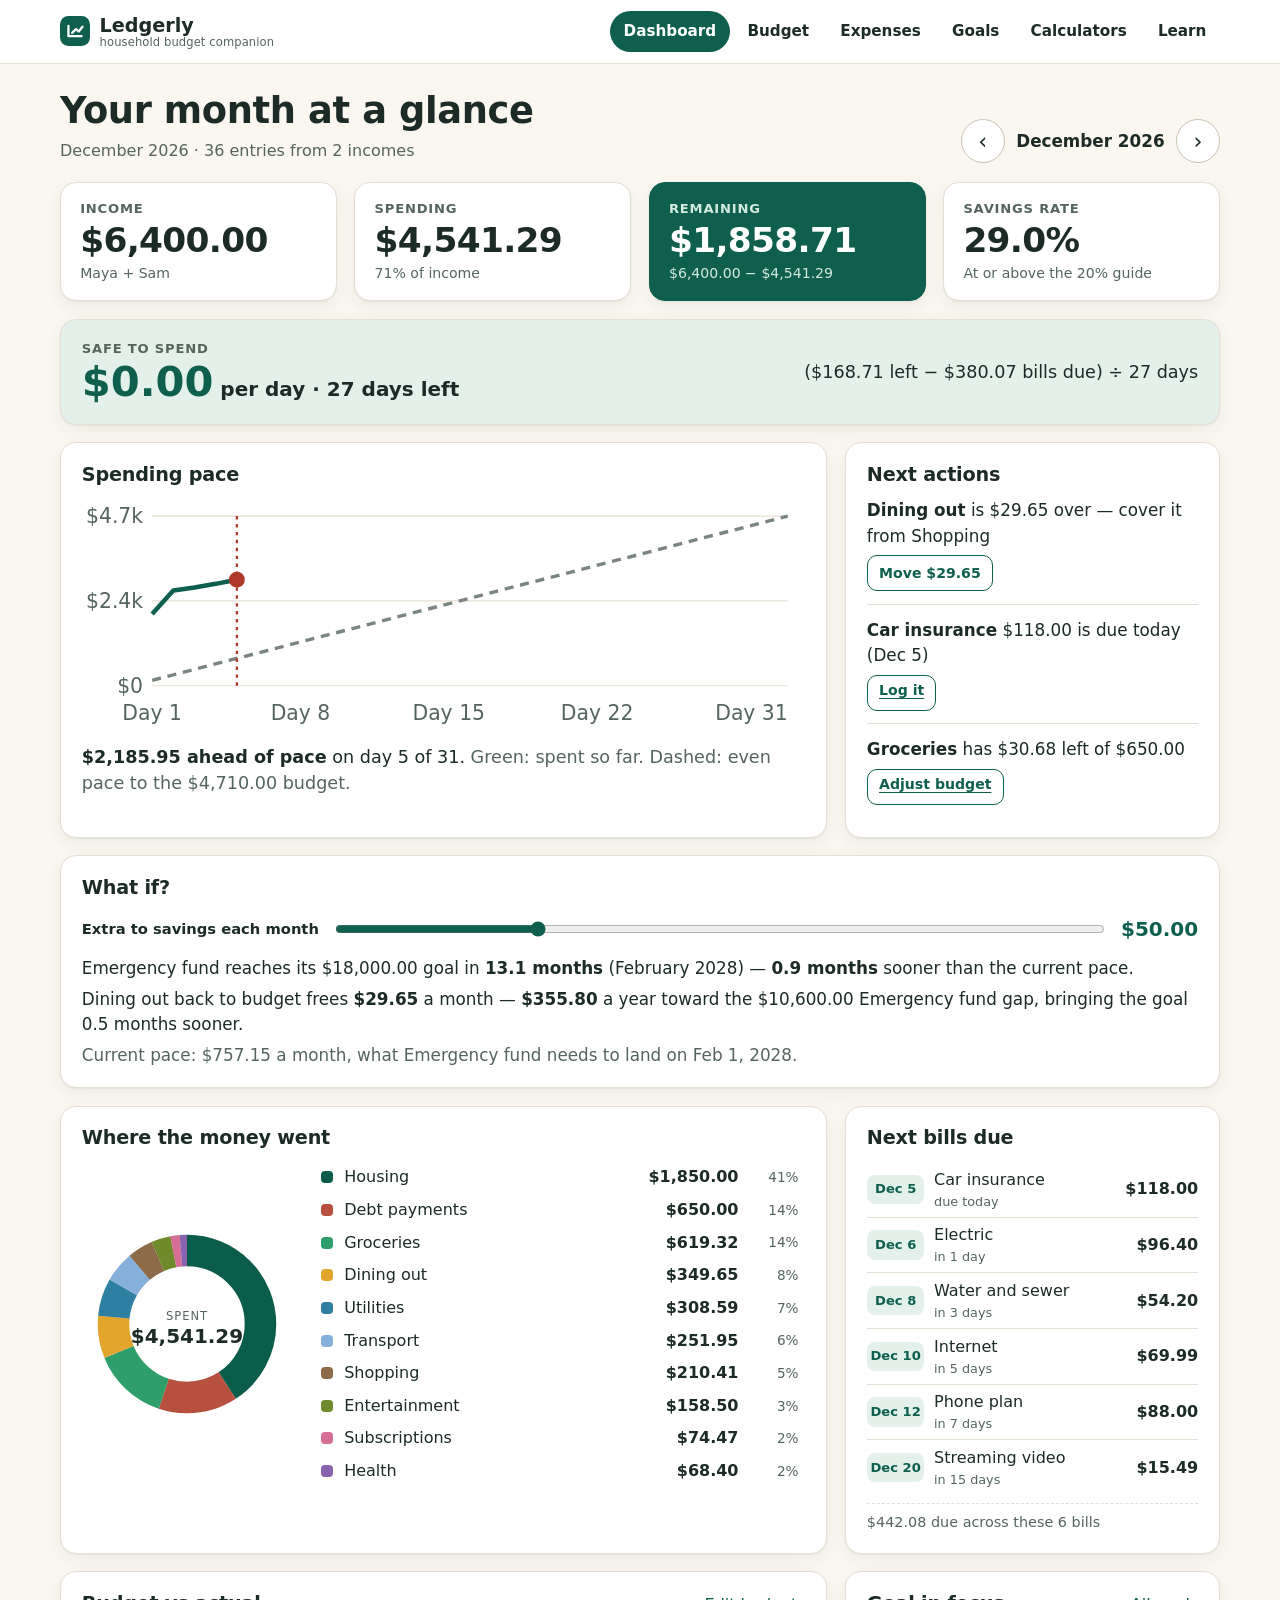
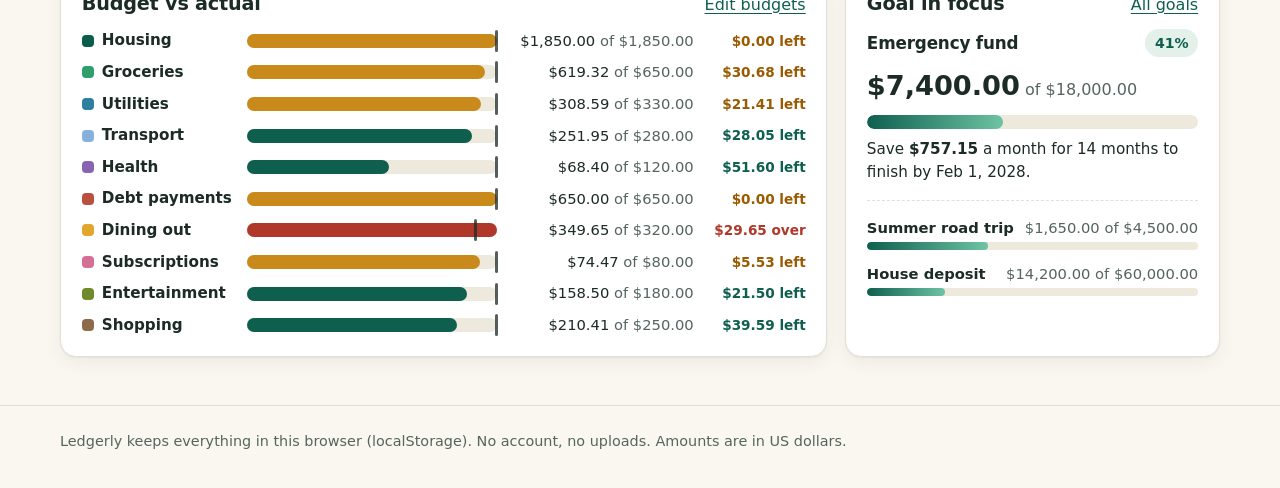
<file: app/index.html>
<!doctype html>
<html lang="en">
<head>
<meta charset="utf-8">
<meta name="viewport" content="width=device-width, initial-scale=1">
<title>Dashboard · Ledgerly</title>
<meta name="description" content="Your month at a glance: income, spending, what is left, bills coming up and savings progress.">
<meta name="theme-color" content="#0f5f4f">
<link rel="icon" href="data:,">
<link rel="stylesheet" href="style.css">
</head>
<body data-page="dashboard">
<a class="skip" href="#main">Skip to content</a>
<div id="chrome-top"></div>
<main id="main" class="wrap" tabindex="-1"><p class="muted">Loading…</p></main>
<div id="chrome-bottom"></div>
<script type="module" src="main.js"></script>
</body>
</html>
</file>
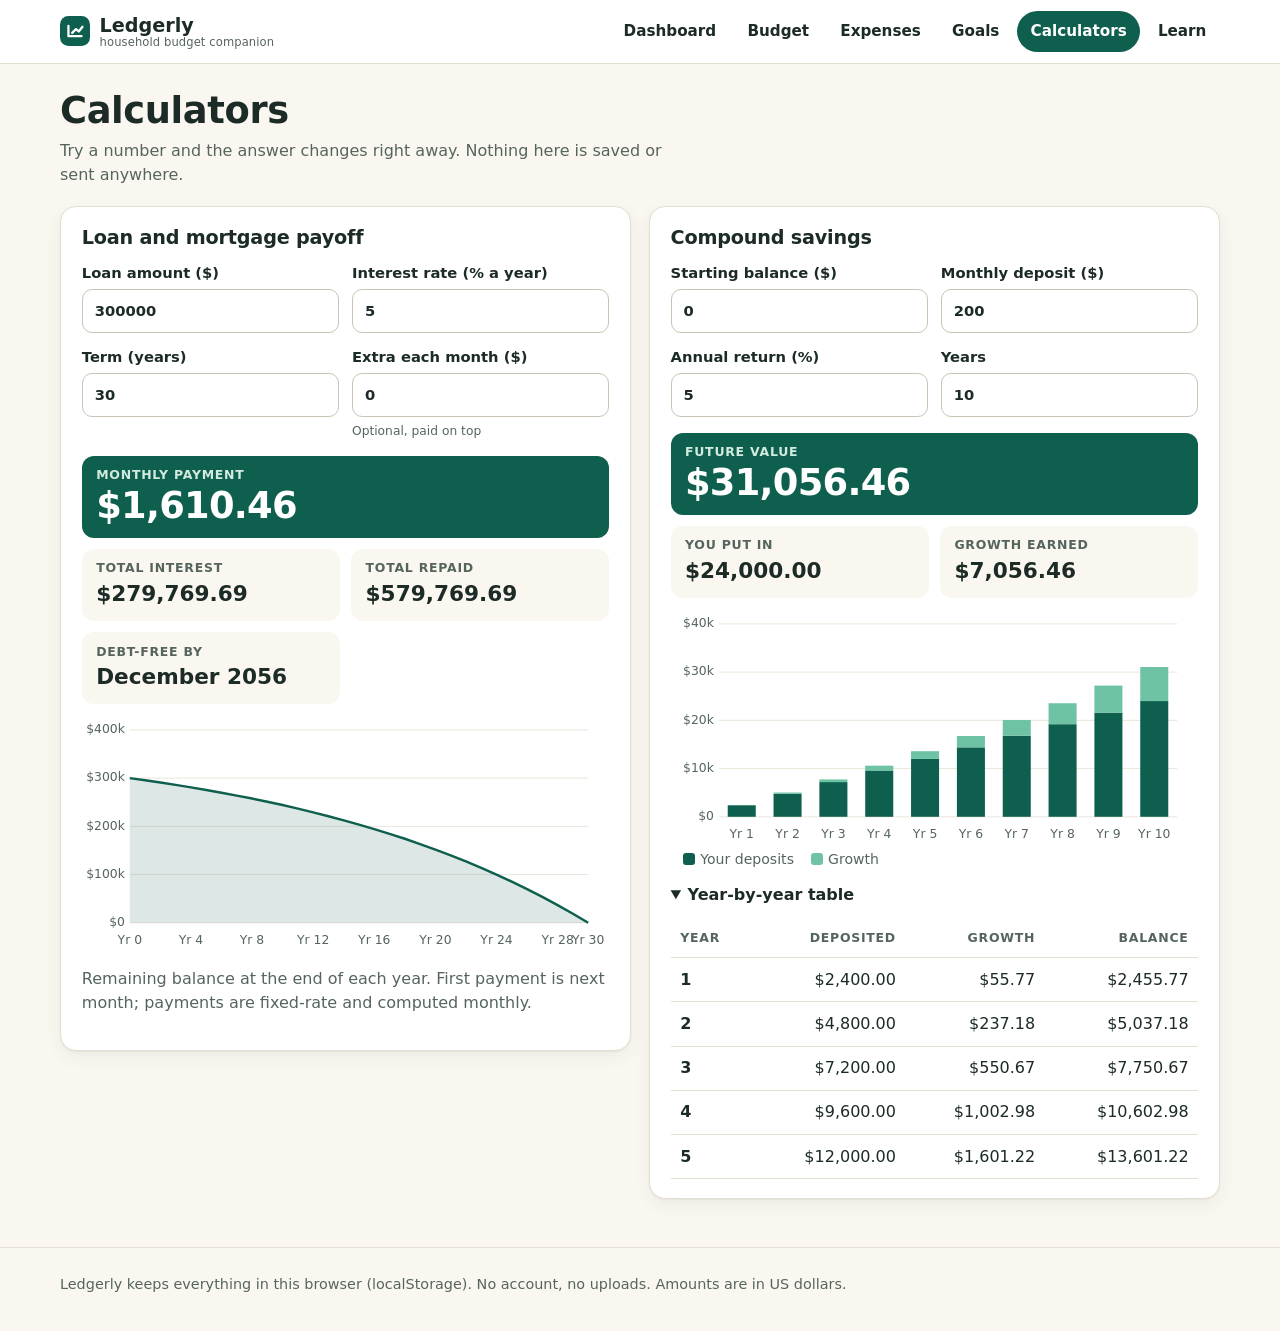
<file: app/calculators.html>
<!doctype html>
<html lang="en">
<head>
<meta charset="utf-8">
<meta name="viewport" content="width=device-width, initial-scale=1">
<title>Calculators · Ledgerly</title>
<meta name="description" content="Loan and mortgage payoff and compound savings calculators that update as you type.">
<meta name="theme-color" content="#0f5f4f">
<link rel="icon" href="data:,">
<link rel="stylesheet" href="style.css">
</head>
<body data-page="calculators">
<a class="skip" href="#main">Skip to content</a>
<div id="chrome-top"></div>
<main id="main" class="wrap" tabindex="-1"><p class="muted">Loading…</p></main>
<div id="chrome-bottom"></div>
<script type="module" src="main.js"></script>
</body>
</html>
</file>
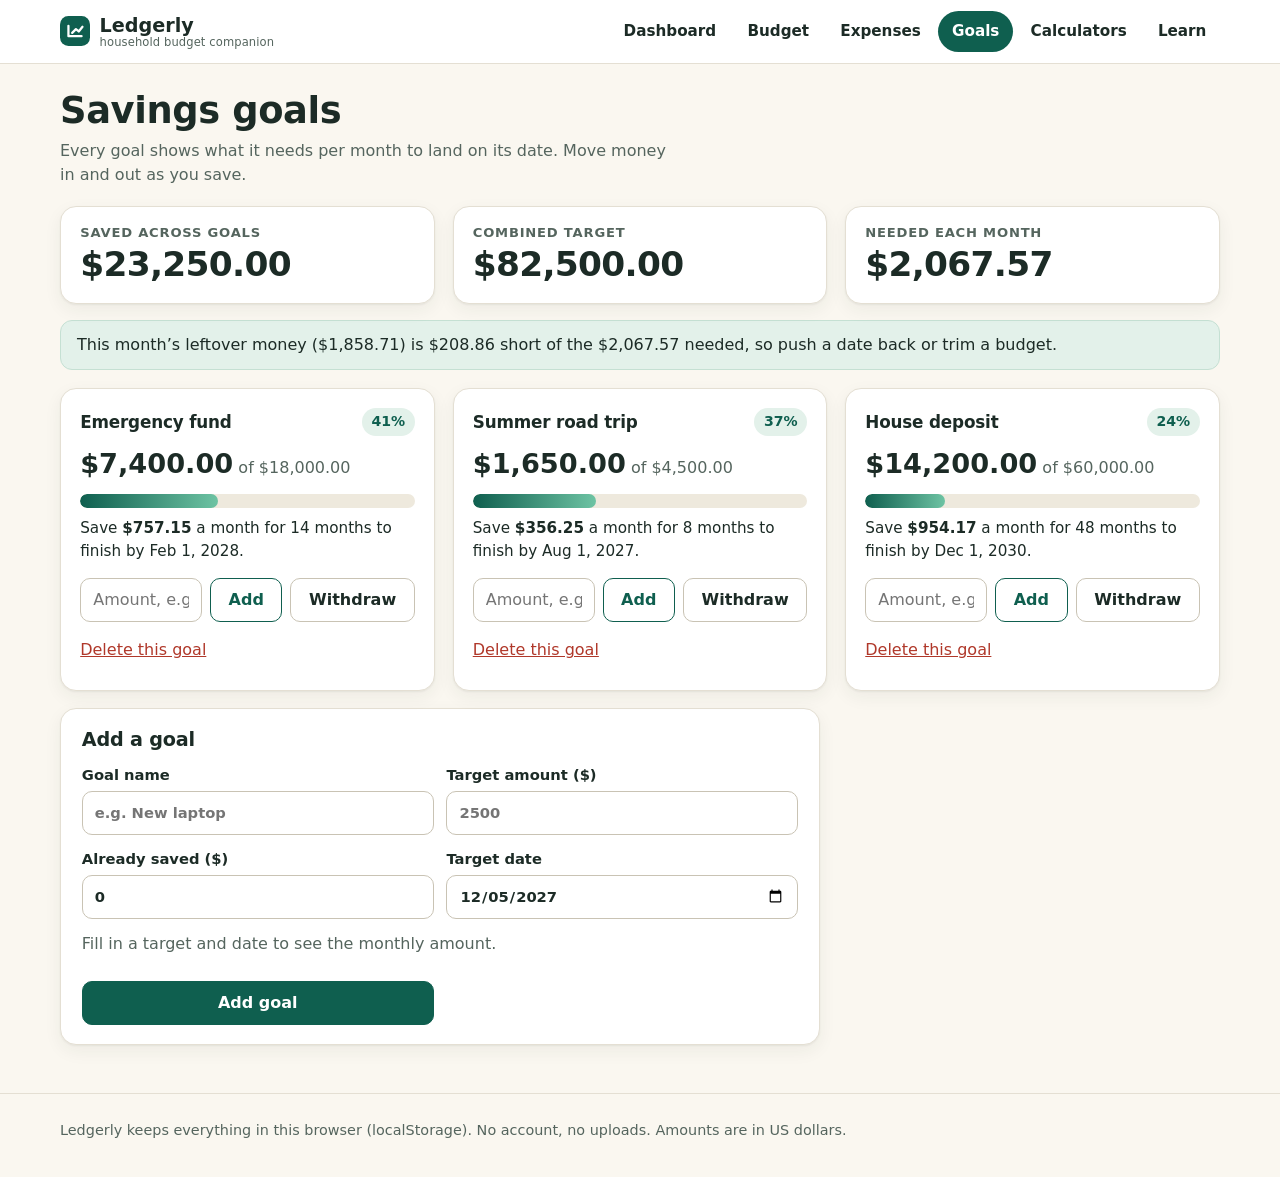
<file: app/goals.html>
<!doctype html>
<html lang="en">
<head>
<meta charset="utf-8">
<meta name="viewport" content="width=device-width, initial-scale=1">
<title>Savings goals · Ledgerly</title>
<meta name="description" content="Track emergency fund, vacation and deposit goals with the monthly amount each one needs.">
<meta name="theme-color" content="#0f5f4f">
<link rel="icon" href="data:,">
<link rel="stylesheet" href="style.css">
</head>
<body data-page="goals">
<a class="skip" href="#main">Skip to content</a>
<div id="chrome-top"></div>
<main id="main" class="wrap" tabindex="-1"><p class="muted">Loading…</p></main>
<div id="chrome-bottom"></div>
<script type="module" src="main.js"></script>
</body>
</html>
</file>
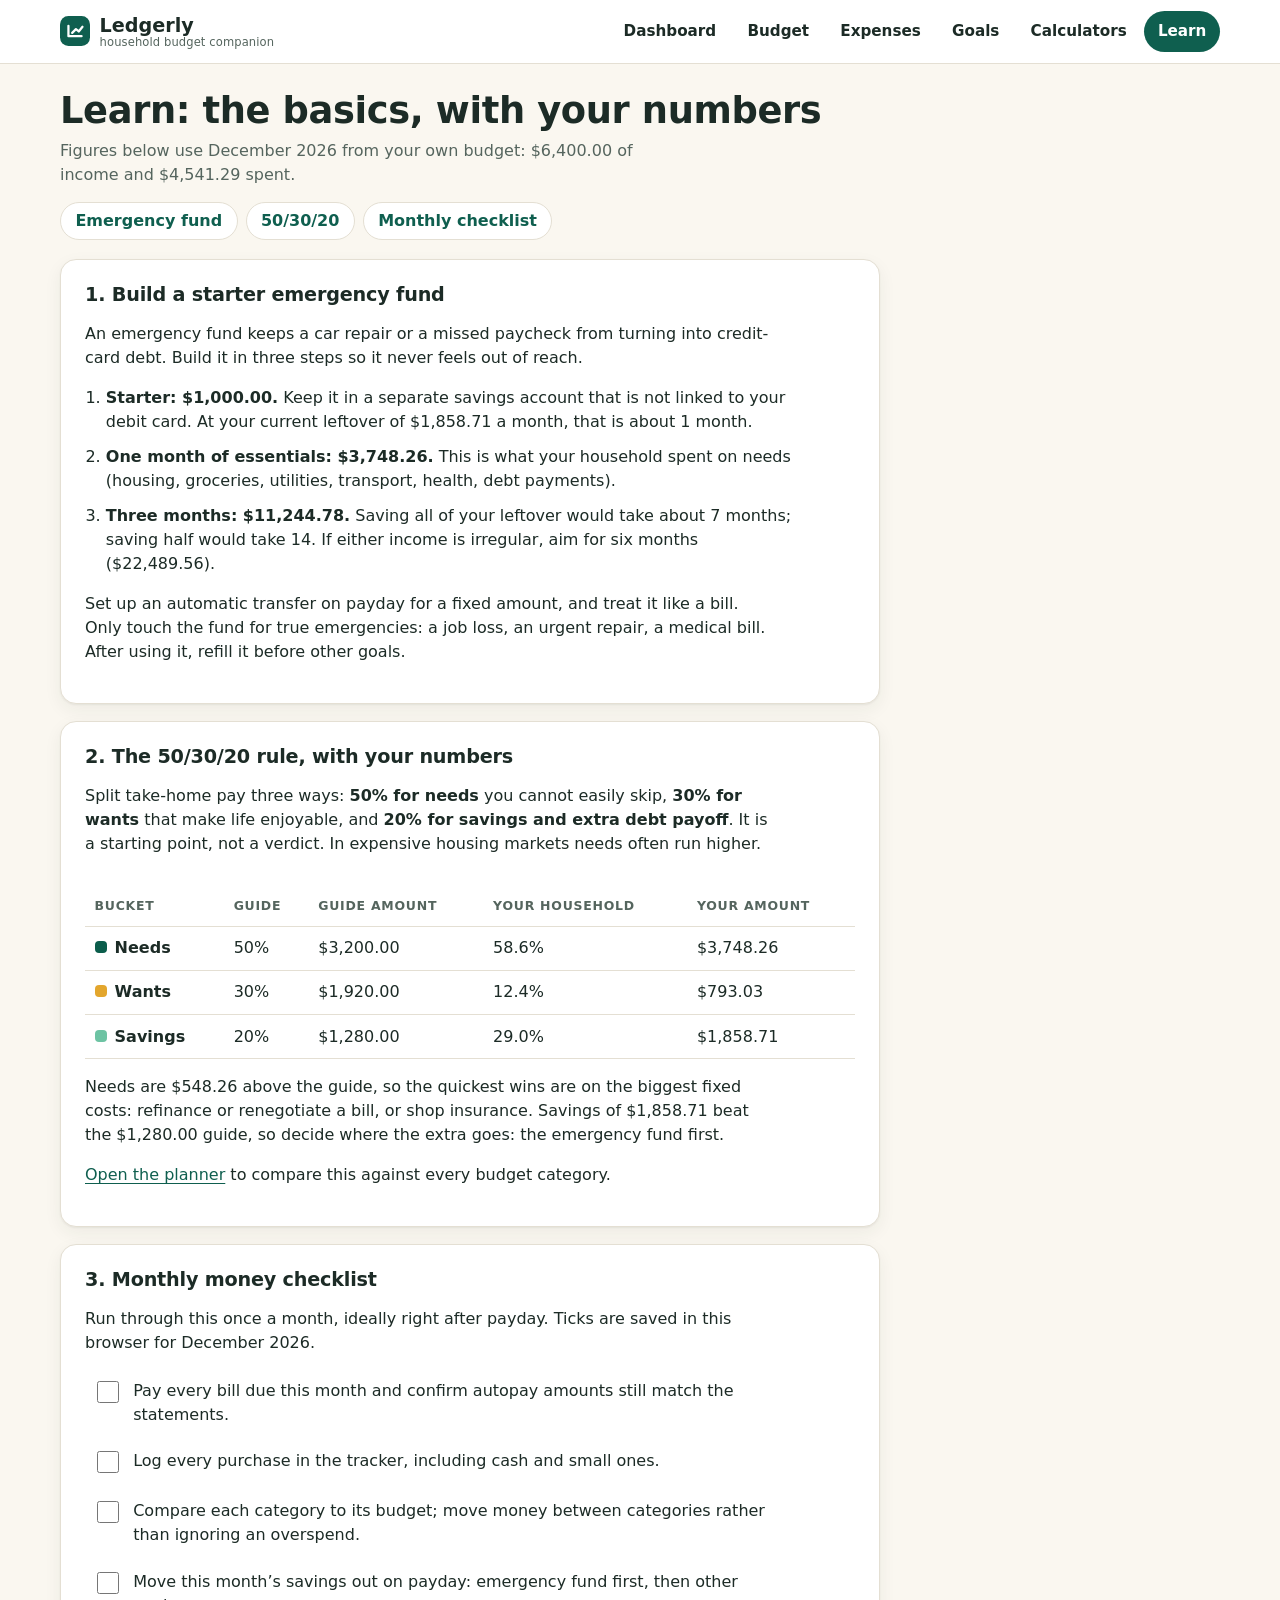
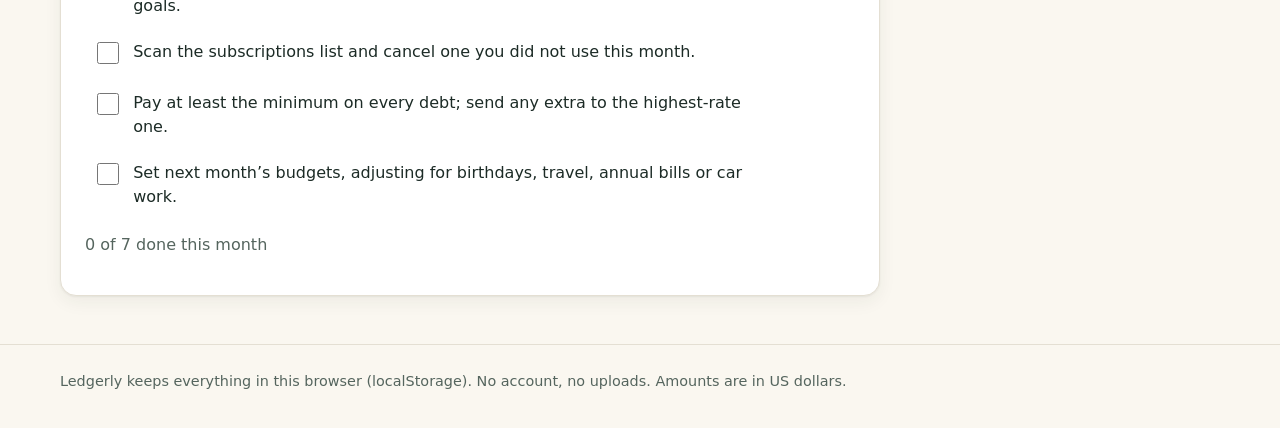
<file: app/learn.html>
<!doctype html>
<html lang="en">
<head>
<meta charset="utf-8">
<meta name="viewport" content="width=device-width, initial-scale=1">
<title>Learn · Ledgerly</title>
<meta name="description" content="Build a starter emergency fund, understand 50/30/20 with your own numbers, and run a monthly money checklist.">
<meta name="theme-color" content="#0f5f4f">
<link rel="icon" href="data:,">
<link rel="stylesheet" href="style.css">
</head>
<body data-page="learn">
<a class="skip" href="#main">Skip to content</a>
<div id="chrome-top"></div>
<main id="main" class="wrap" tabindex="-1"><p class="muted">Loading…</p></main>
<div id="chrome-bottom"></div>
<script type="module" src="main.js"></script>
</body>
</html>
</file>
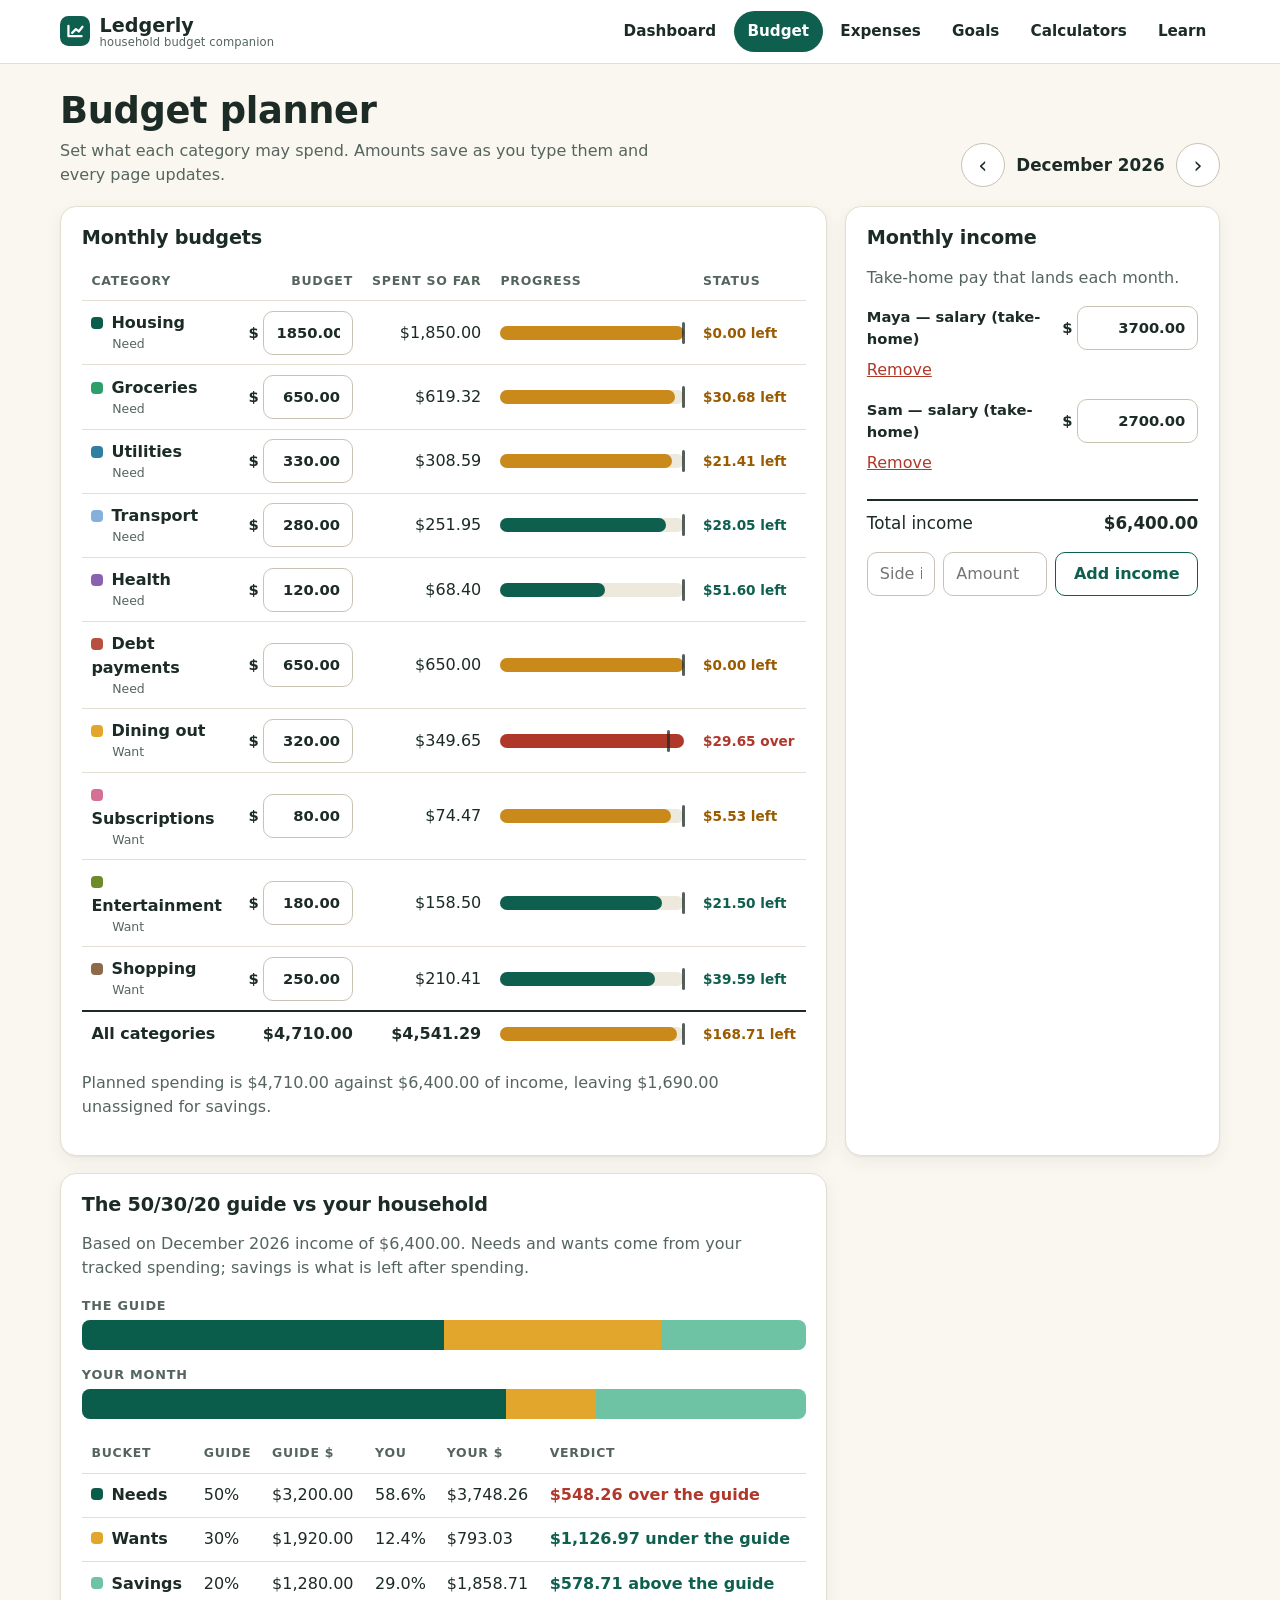
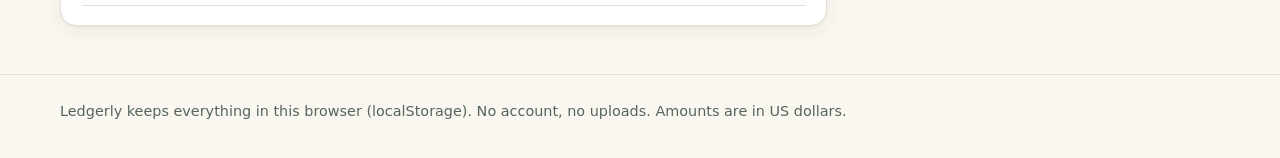
<file: app/planner.html>
<!doctype html>
<html lang="en">
<head>
<meta charset="utf-8">
<meta name="viewport" content="width=device-width, initial-scale=1">
<title>Budget planner · Ledgerly</title>
<meta name="description" content="Set monthly budgets per category and compare your split with the 50/30/20 guide.">
<meta name="theme-color" content="#0f5f4f">
<link rel="icon" href="data:,">
<link rel="stylesheet" href="style.css">
</head>
<body data-page="planner">
<a class="skip" href="#main">Skip to content</a>
<div id="chrome-top"></div>
<main id="main" class="wrap" tabindex="-1"><p class="muted">Loading…</p></main>
<div id="chrome-bottom"></div>
<script type="module" src="main.js"></script>
</body>
</html>
</file>
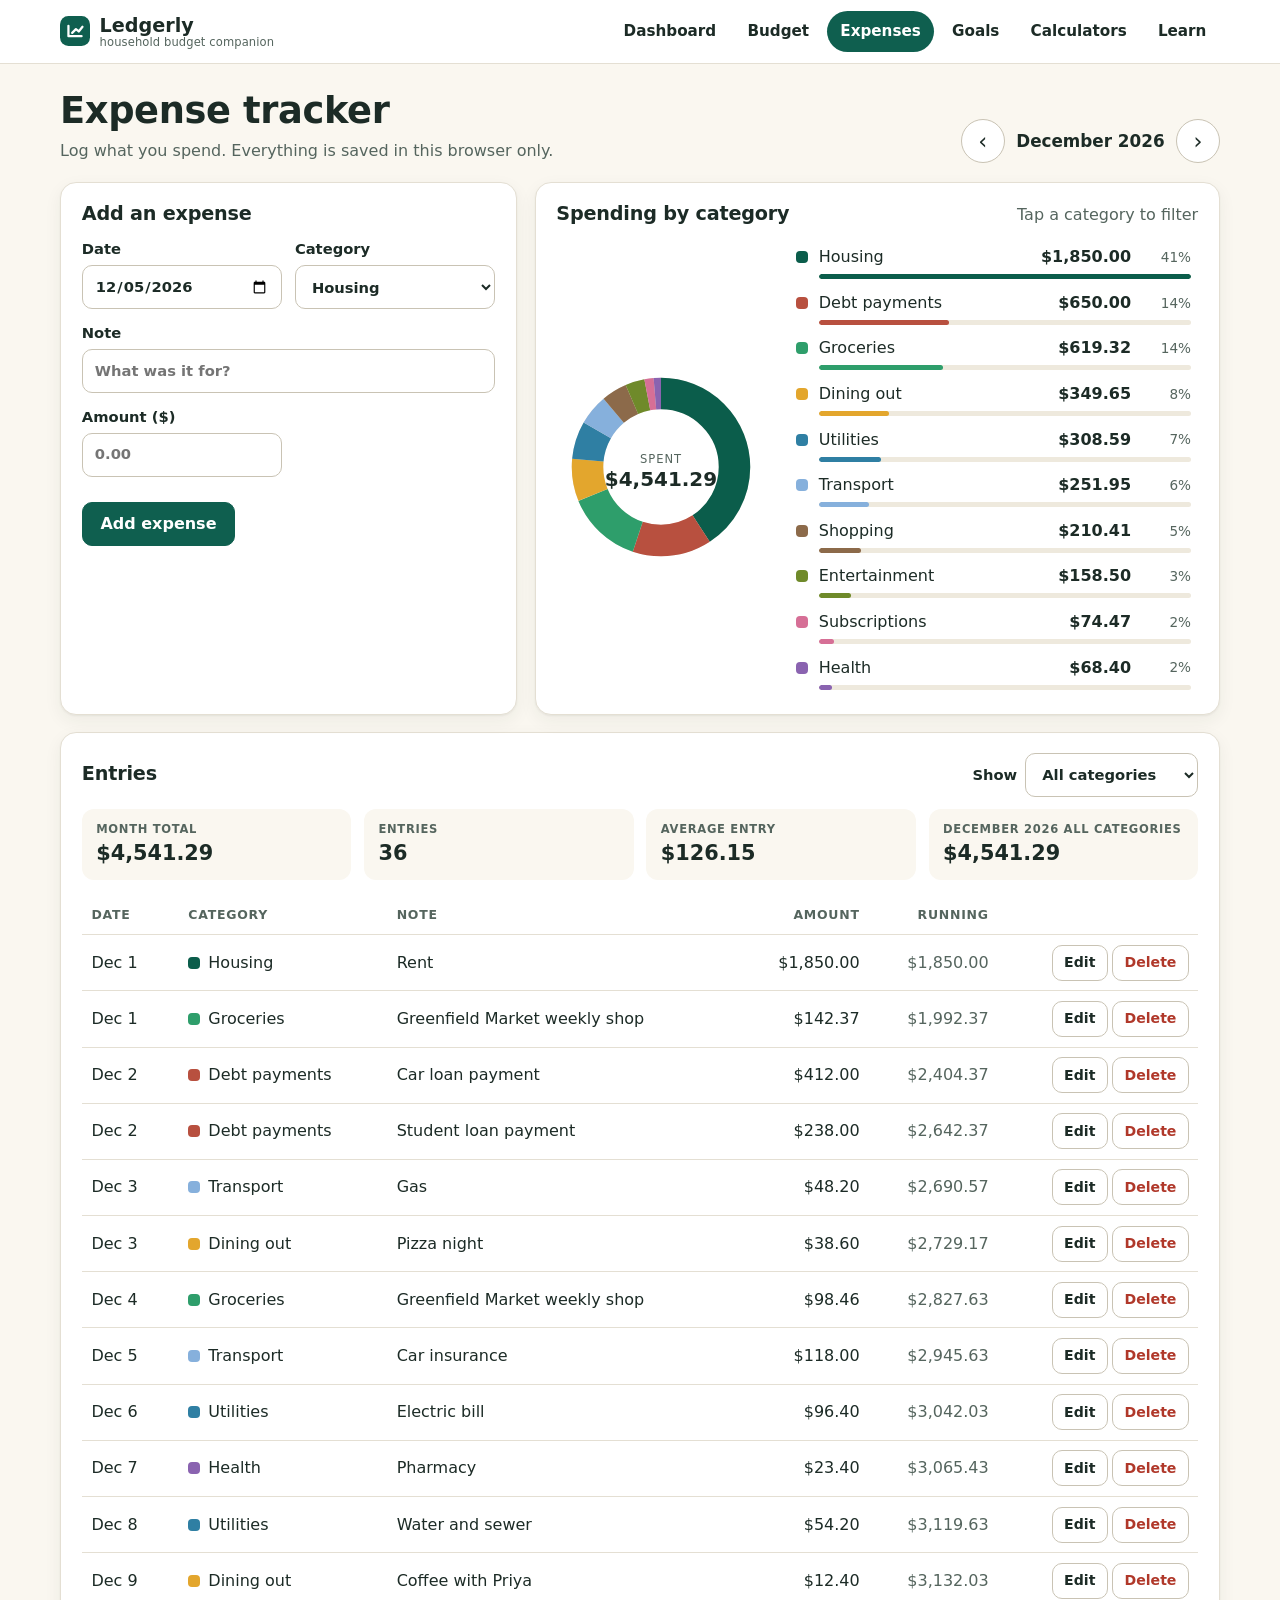
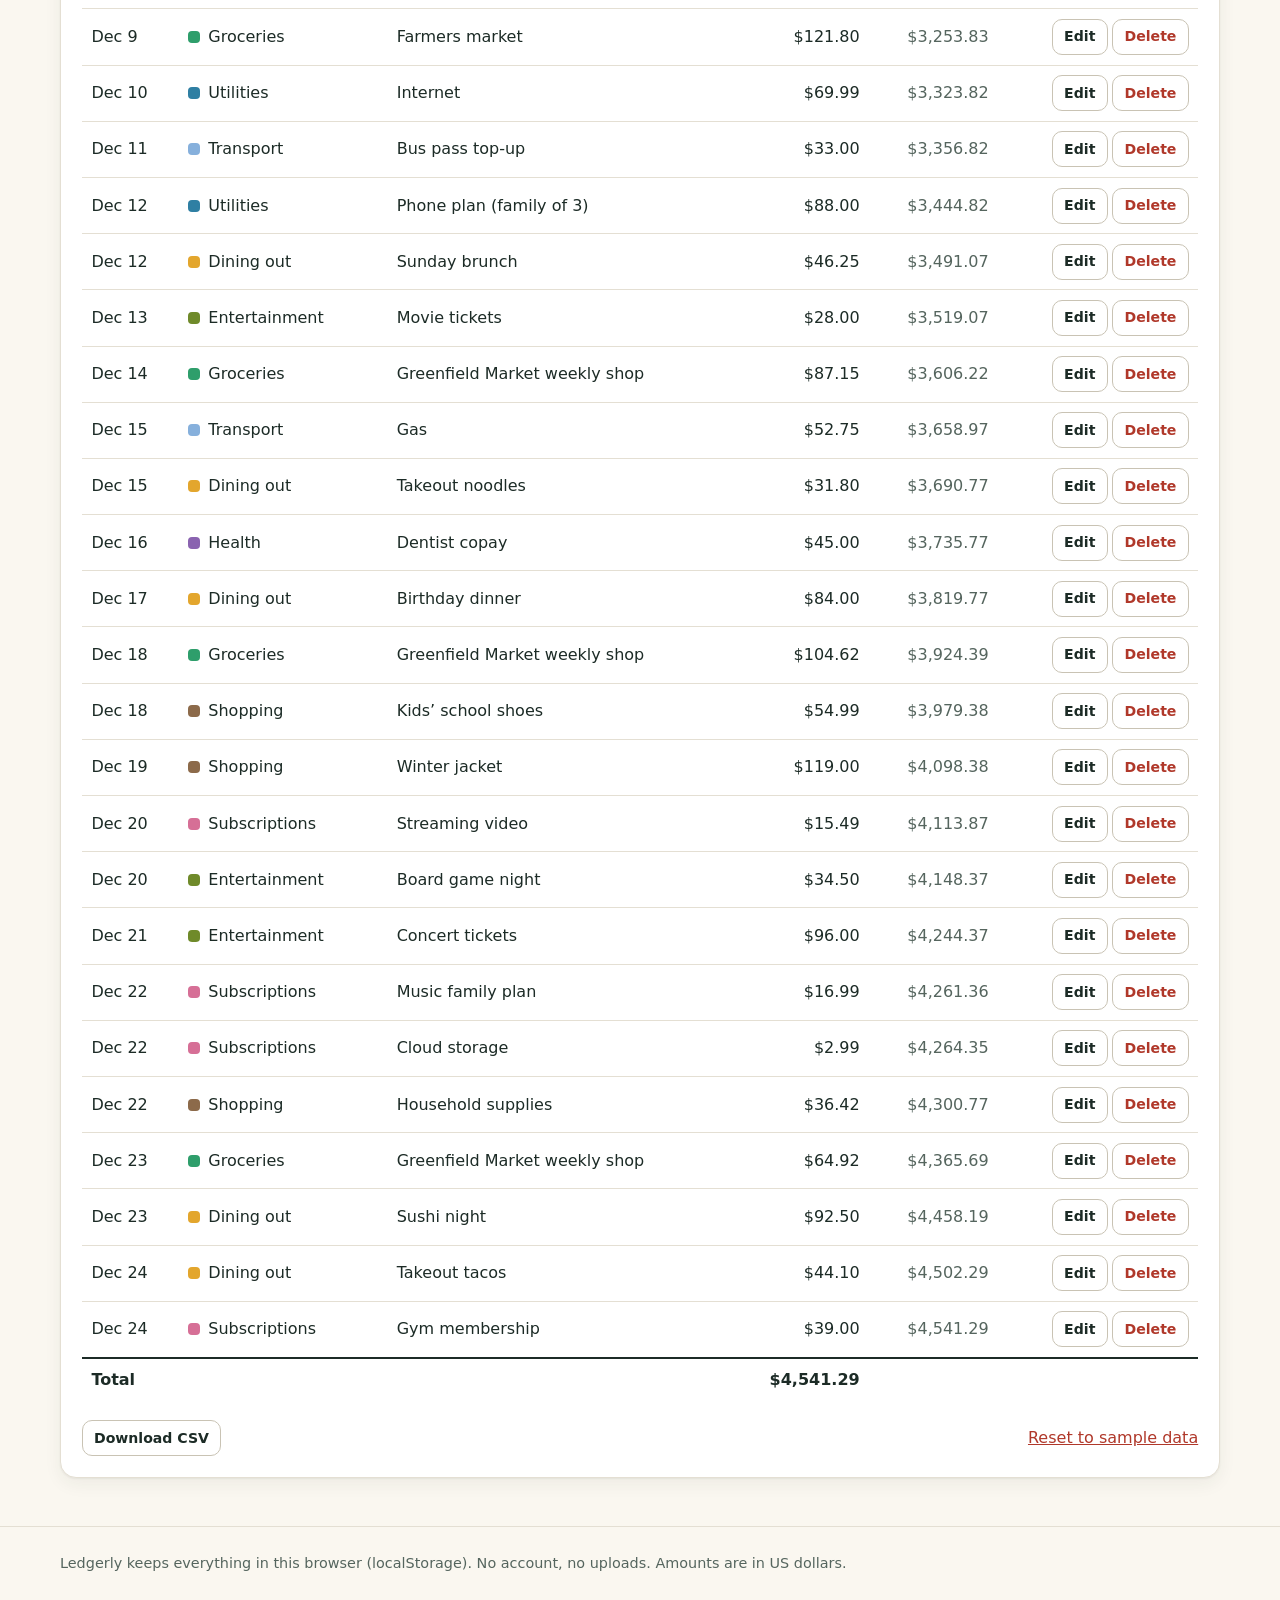
<file: app/tracker.html>
<!doctype html>
<html lang="en">
<head>
<meta charset="utf-8">
<meta name="viewport" content="width=device-width, initial-scale=1">
<title>Expense tracker · Ledgerly</title>
<meta name="description" content="Add, edit and delete household expenses, filter by category and watch the totals update.">
<meta name="theme-color" content="#0f5f4f">
<link rel="icon" href="data:,">
<link rel="stylesheet" href="style.css">
</head>
<body data-page="tracker">
<a class="skip" href="#main">Skip to content</a>
<div id="chrome-top"></div>
<main id="main" class="wrap" tabindex="-1"><p class="muted">Loading…</p></main>
<div id="chrome-bottom"></div>
<script type="module" src="main.js"></script>
</body>
</html>
</file>
<file: app/style.css>
/* Ledgerly — one shared stylesheet. Warm off-white, deep green accent, system fonts only. */
:root {
  --bg: #faf7f0; --surface: #ffffff; --ink: #1c2b26; --muted: #55655e; --line: #e4dfd3;
  --accent: #0f5f4f; --accent-2: #6dc3a3; --accent-soft: #e3f1ea;
  --warn: #9a5b00; --warn-soft: #fbefd6; --bad: #b0382a; --bad-soft: #f8e3df;
  --shadow: 0 1px 2px rgba(28, 43, 38, .06), 0 6px 18px rgba(28, 43, 38, .06);
  --radius: 16px;
  font-family: system-ui, -apple-system, "Segoe UI", Roboto, "Helvetica Neue", Arial, sans-serif;
  color: var(--ink); background: var(--bg); line-height: 1.5; font-size: 16px;
}
* { box-sizing: border-box; }
body { margin: 0; }
h1, h2, h3 { line-height: 1.2; margin: 0; letter-spacing: -.01em; }
h1 { font-size: clamp(1.7rem, 3.4vw, 2.3rem); }
h2 { font-size: 1.2rem; margin-bottom: .8rem; }
h3 { font-size: 1.05rem; }
a { color: var(--accent); text-underline-offset: 3px; }
.wrap { width: min(1160px, 100% - 2rem); margin-inline: auto; }
main.wrap { padding: 1.6rem 0 3rem; outline: none; }
.muted { color: var(--muted); }
.num { text-align: right; font-variant-numeric: tabular-nums; white-space: nowrap; }
.sr-only { position: absolute; width: 1px; height: 1px; overflow: hidden; clip: rect(0 0 0 0); white-space: nowrap; }
.skip { position: absolute; left: -999px; top: 0; background: var(--accent); color: #fff; padding: .6rem 1rem; z-index: 20; }
.skip:focus { left: 0; }
:focus-visible { outline: 3px solid #1d7f6a; outline-offset: 2px; border-radius: 6px; }

/* header */
.site-header { background: var(--surface); border-bottom: 1px solid var(--line); position: sticky; top: 0; z-index: 10; }
.bar { display: flex; align-items: center; justify-content: space-between; gap: 1rem; padding: .7rem 0; }
.brand { display: flex; align-items: center; gap: .6rem; text-decoration: none; color: var(--ink); font-weight: 750; font-size: 1.2rem; }
.brand span { display: flex; flex-direction: column; line-height: 1.1; }
.brand small { font-weight: 500; font-size: .72rem; color: var(--muted); letter-spacing: .01em; }
.site-header nav { display: flex; gap: .25rem; }
.site-header nav a { text-decoration: none; color: var(--ink); padding: .55rem .85rem; border-radius: 999px; font-weight: 600; font-size: .95rem; white-space: nowrap; }
.site-header nav a:hover { background: var(--accent-soft); }
.site-header nav a[aria-current="page"] { background: var(--accent); color: #fff; }
.site-footer { border-top: 1px solid var(--line); padding: 1.4rem 0 2rem; color: var(--muted); font-size: .9rem; }
.site-footer p { margin: .2rem 0; }

/* page heads */
.page-head { margin-bottom: 1.2rem; }
.page-head.row { display: flex; justify-content: space-between; align-items: flex-end; gap: 1rem; flex-wrap: wrap; }
.lede { margin: .35rem 0 0; color: var(--muted); max-width: 60ch; }

/* cards & grids */
.card { background: var(--surface); border: 1px solid var(--line); border-radius: var(--radius); box-shadow: var(--shadow); padding: 1.2rem 1.3rem; min-width: 0; }
.card-head { display: flex; justify-content: space-between; align-items: baseline; gap: .8rem; flex-wrap: wrap; margin-bottom: .8rem; }
.card-head h2 { margin: 0; }
.card-foot { margin: .8rem 0 0; color: var(--muted); font-size: .9rem; border-top: 1px dashed var(--line); padding-top: .7rem; }
.dash-grid, .plan-grid, .trk-grid, .calc-grid { display: grid; grid-template-columns: repeat(3, 1fr); gap: 1.1rem; margin-top: 1.1rem; }
.trk-grid, .calc-grid { grid-template-columns: repeat(2, 1fr); margin-top: 0; margin-bottom: 1.1rem; }
.calc-grid { margin-bottom: 0; align-items: start; }
.trk-grid { grid-template-columns: minmax(300px, 4fr) 6fr; }
.span-2 { grid-column: span 2; }
.callout { background: var(--accent-soft); border: 1px solid #c5e0d3; border-radius: 12px; padding: .75rem 1rem; margin: 1rem 0 0; }
.callout.warn { background: var(--warn-soft); border-color: #ecd49c; color: #5c3600; }
.empty { color: var(--muted); padding: 1rem 0; }

/* KPIs */
.kpis { display: grid; grid-template-columns: repeat(4, 1fr); gap: 1.1rem; }
.kpis:has(> :nth-child(3):last-child) { grid-template-columns: repeat(3, 1fr); }
.kpi { background: var(--surface); border: 1px solid var(--line); border-radius: var(--radius); box-shadow: var(--shadow); padding: 1rem 1.2rem; display: flex; flex-direction: column; min-width: 0; }
.kpi.accent { background: var(--accent); border-color: var(--accent); color: #fff; }
.kpi-label { font-size: .82rem; font-weight: 650; text-transform: uppercase; letter-spacing: .06em; color: var(--muted); }
.kpi.accent .kpi-label, .kpi.accent .kpi-sub { color: #d3eadf; }
.kpi-value { font-size: clamp(1.6rem, 3vw, 2.15rem); font-weight: 750; font-variant-numeric: tabular-nums; letter-spacing: -.02em; line-height: 1.15; margin: .15rem 0; }
.kpi-value.neg { color: #ffd2c9; }
.kpi-sub { font-size: .88rem; color: var(--muted); }
.big-num { font-size: 1.7rem; font-weight: 750; font-variant-numeric: tabular-nums; }

/* category chart */
.cat-chart { display: grid; grid-template-columns: 210px 1fr; gap: 1.4rem; align-items: center; }
.donut { width: 100%; max-width: 230px; }
.donut-top { font-size: 11px; fill: #55655e; text-transform: uppercase; letter-spacing: .08em; }
.donut-num { font-size: 19px; font-weight: 750; fill: #1c2b26; }
.legend { list-style: none; margin: 0; padding: 0; display: grid; gap: .1rem; }
.lg-row { display: grid; grid-template-columns: 14px minmax(0, 1fr) auto 3.2rem; align-items: center; column-gap: .55rem; row-gap: 2px; width: 100%; padding: .32rem .45rem; border-radius: 10px; font: inherit; color: inherit; background: none; border: 0; text-align: left; }
button.lg-row { cursor: pointer; min-height: 44px; }
button.lg-row:hover, .lg-row.active { background: var(--accent-soft); }
.lg-val { font-variant-numeric: tabular-nums; font-weight: 650; }
.lg-pct { color: var(--muted); text-align: right; font-size: .85rem; font-variant-numeric: tabular-nums; }
.lg-bar { grid-column: 2 / -1; height: 5px; background: #eee9dd; border-radius: 3px; overflow: hidden; }
.lg-bar span { display: block; height: 100%; border-radius: 3px; }
.dot { display: inline-block; width: 12px; height: 12px; border-radius: 4px; margin-right: .5rem; flex: none; vertical-align: -1px; }
.legend .dot { margin: 0; }

/* budget vs actual */
.bva { list-style: none; margin: 0; padding: 0; display: grid; gap: .55rem; }
.bva li { display: grid; grid-template-columns: 9.5rem 1fr 11.5rem 6.2rem; align-items: center; gap: .8rem; }
.bva-name { font-weight: 600; font-size: .95rem; display: flex; align-items: center; }
.bva-nums { font-variant-numeric: tabular-nums; font-size: .92rem; text-align: right; white-space: nowrap; }
.bbar { position: relative; height: 14px; background: #eee9dd; border-radius: 8px; overflow: visible; min-width: 60px; }
.bbar .fill { position: absolute; inset: 0 auto 0 0; border-radius: 8px; background: var(--accent); }
.bbar.near .fill { background: #c98a1b; }
.bbar.over .fill { background: var(--bad); }
.bbar .mark { position: absolute; top: -4px; bottom: -4px; width: 3px; margin-left: -1.5px; background: var(--ink); border-radius: 2px; opacity: .75; }
.status { font-size: .85rem; font-weight: 650; text-align: right; white-space: nowrap; }
.status.ok { color: var(--accent); } .status.near { color: var(--warn); } .status.over { color: var(--bad); }
.ok-text { color: var(--accent); font-weight: 650; } .over-text { color: var(--bad); font-weight: 650; }

/* bills */
.bills { list-style: none; margin: 0; padding: 0; }
.bills li { display: grid; grid-template-columns: 3.6rem 1fr auto; gap: .6rem; align-items: center; padding: .55rem 0; border-bottom: 1px solid var(--line); }
.bills li:last-child { border-bottom: 0; }
.bill-date { background: var(--accent-soft); color: var(--accent); font-weight: 700; font-size: .82rem; text-align: center; border-radius: 8px; padding: .3rem 0; }
.bill-name small { display: block; color: var(--muted); font-size: .8rem; }
.bill-amt { font-weight: 700; font-variant-numeric: tabular-nums; }

/* goals */
.goal-grid { display: grid; grid-template-columns: repeat(3, 1fr); gap: 1.1rem; margin: 1.1rem 0; }
.goal-card { background: var(--surface); border: 1px solid var(--line); border-radius: var(--radius); box-shadow: var(--shadow); padding: 1.2rem; display: flex; flex-direction: column; gap: .55rem; min-width: 0; }
.card .goal-card { border: 0; box-shadow: none; padding: 0; }
.goal-card header { display: flex; justify-content: space-between; align-items: center; gap: .5rem; }
.goal-amounts { margin: 0; }
.pill { background: var(--accent-soft); color: var(--accent); font-weight: 700; padding: .2rem .6rem; border-radius: 999px; font-size: .88rem; }
.progress { height: 14px; background: #eee9dd; border-radius: 8px; overflow: hidden; }
.progress span { display: block; height: 100%; background: linear-gradient(90deg, var(--accent), var(--accent-2)); border-radius: 8px; }
.goal-need { margin: 0; font-size: .95rem; }
.goal-add { display: grid; grid-template-columns: 1fr auto auto; gap: .5rem; margin-top: .4rem; }

/* forms & buttons */
input, select, button { font: inherit; }
input, select { width: 100%; min-height: 44px; padding: .5rem .75rem; border: 1.5px solid #c9c3b4; border-radius: 10px; background: #fff; color: var(--ink); }
input:focus, select:focus { border-color: var(--accent); }
label { display: flex; flex-direction: column; gap: .3rem; font-weight: 600; font-size: .92rem; }
label small { font-weight: 400; color: var(--muted); }
.btn { min-height: 44px; padding: .5rem 1.1rem; border-radius: 10px; border: 1.5px solid var(--accent); background: #fff; color: var(--accent); font-weight: 650; cursor: pointer; }
.btn:hover { background: var(--accent-soft); }
.btn.primary { background: var(--accent); color: #fff; }
.btn.primary:hover { background: #0b4a3d; }
.btn.ghost { border-color: #c9c3b4; color: var(--ink); }
.btn.ghost.danger { color: var(--bad); }
.btn.small { min-height: 36px; padding: .25rem .7rem; font-size: .88rem; }
.link-danger { background: none; border: 0; color: var(--bad); text-decoration: underline; cursor: pointer; padding: .5rem 0; text-align: left; min-height: 36px; }
.icon-btn { width: 44px; height: 44px; border-radius: 50%; border: 1.5px solid #c9c3b4; background: #fff; font-size: 1.4rem; line-height: 1; cursor: pointer; color: var(--ink); }
.icon-btn:hover { background: var(--accent-soft); }
.month-switch { display: flex; align-items: center; gap: .6rem; }
.month-switch strong { min-width: 9.5rem; text-align: center; font-size: 1.05rem; }
.form-grid { display: grid; grid-template-columns: 1fr 1fr; gap: .8rem; }
.form-grid .wide, .form-grid .form-error, .form-grid .form-actions, .form-grid .form-note { grid-column: 1 / -1; }
.form-error { color: var(--bad); margin: 0; font-weight: 600; min-height: 0; }
.form-note { color: var(--muted); margin: 0; }
.form-actions { display: flex; gap: .6rem; flex-wrap: wrap; }
.form-card { max-width: 760px; }
.inline-form { display: grid; grid-template-columns: 1fr 6.5rem auto; gap: .5rem; margin-top: 1rem; }
.money-in { display: flex; align-items: center; gap: .3rem; flex-direction: row; font-weight: 600; }
.money-in input { text-align: right; font-variant-numeric: tabular-nums; }
.filter { flex-direction: row; align-items: center; gap: .5rem; }
.filter select { width: auto; }

/* tables */
.table-wrap { overflow-x: auto; }
.table-wrap.short { max-height: 260px; overflow-y: auto; }
table { width: 100%; border-collapse: collapse; font-variant-numeric: tabular-nums; }
th, td { padding: .6rem .6rem; border-bottom: 1px solid var(--line); text-align: left; vertical-align: middle; }
thead th { font-size: .78rem; text-transform: uppercase; letter-spacing: .06em; color: var(--muted); font-weight: 700; }
tbody th { font-weight: 600; }
tbody th small { display: block; font-weight: 400; color: var(--muted); font-size: .78rem; margin-left: 1.3rem; }
tfoot th, tfoot td { border-top: 2px solid var(--ink); border-bottom: 0; font-weight: 750; }
table .num { text-align: right; }
.plan .money-in input { max-width: 8rem; }
.plan .p-bar { min-width: 150px; width: 28%; }
.entries tr.editing { background: var(--accent-soft); }
.row-actions { white-space: nowrap; text-align: right; }
.row-actions .btn + .btn { margin-left: .3rem; }
.totals { display: grid; grid-template-columns: repeat(4, 1fr); gap: .8rem; margin-bottom: 1rem; }
.totals > div { background: var(--bg); border-radius: 12px; padding: .7rem .9rem; display: flex; flex-direction: column; }
.totals strong { font-size: 1.3rem; font-variant-numeric: tabular-nums; }
.totals .kpi-label { font-size: .72rem; }
.table-tools { display: flex; justify-content: space-between; gap: 1rem; margin-top: 1rem; flex-wrap: wrap; align-items: center; }

/* income + 50/30/20 */
.income-list { list-style: none; padding: 0; margin: 0; display: grid; gap: .6rem; }
.income-list li { display: flex; flex-direction: column; }
.income-list label { display: grid; grid-template-columns: 1fr 8.5rem; align-items: center; gap: .6rem; }
.income-total { display: flex; justify-content: space-between; border-top: 2px solid var(--ink); margin: 1rem 0 0; padding-top: .6rem; font-size: 1.05rem; }
.stack-label { font-size: .8rem; font-weight: 700; text-transform: uppercase; letter-spacing: .06em; color: var(--muted); margin: .9rem 0 .3rem; }
.stack { display: flex; height: 30px; border-radius: 8px; overflow: hidden; background: #eee9dd; }
.seg, .swatch { background: var(--accent); }
.seg.wants, .swatch.wants { background: #e3a62d; }
.seg.savings, .swatch.savings { background: var(--accent-2); }
.seg.needs, .swatch.needs { background: #0b5d4b; }
.swatch { display: inline-block; width: 12px; height: 12px; border-radius: 4px; margin-right: .5rem; }
.split { margin-top: 1rem; }

/* calculators */
.calc-inputs { display: grid; grid-template-columns: 1fr 1fr; gap: .8rem; }
.results { display: grid; grid-template-columns: 1fr 1fr; gap: .7rem; margin: 1rem 0; }
.results > div { background: var(--bg); border-radius: 12px; padding: .65rem .9rem; }
.results .main { grid-column: 1 / -1; background: var(--accent); color: #fff; }
.results dt { font-size: .78rem; text-transform: uppercase; letter-spacing: .06em; font-weight: 700; color: var(--muted); }
.results .main dt { color: #d3eadf; }
.results dd { margin: 0; font-size: 1.35rem; font-weight: 750; font-variant-numeric: tabular-nums; }
.results .main dd { font-size: 2.3rem; letter-spacing: -.02em; line-height: 1.15; }
.results dd small { font-size: .85rem; font-weight: 500; }
.chart { margin: 0; }
.chart svg { width: 100%; height: auto; display: block; }
.chart figcaption { font-size: .88rem; color: var(--muted); margin-top: .3rem; }
.key { display: inline-block; width: 12px; height: 12px; border-radius: 3px; margin: 0 .3rem 0 .8rem; vertical-align: -1px; }
.chart .grid { stroke: #e6e1d4; stroke-width: 1; }
.chart .axis { font-size: 15px; fill: #55655e; }
.year-table { margin-top: .8rem; }
.year-table summary { cursor: pointer; font-weight: 650; min-height: 36px; }

/* learn */
.toc { display: flex; gap: .5rem; flex-wrap: wrap; margin-top: .9rem; }
.toc a { background: var(--surface); border: 1px solid var(--line); border-radius: 999px; padding: .4rem .9rem; text-decoration: none; font-weight: 600; }
.prose { max-width: 820px; display: grid; gap: 1.1rem; }
.prose section { background: var(--surface); border: 1px solid var(--line); border-radius: var(--radius); box-shadow: var(--shadow); padding: 1.4rem 1.5rem; }
.prose p, .prose li { max-width: 68ch; }
.steps { padding-left: 1.3rem; display: grid; gap: .7rem; }
.checklist { list-style: none; padding: 0; margin: 0; display: grid; gap: .4rem; }
.checklist label { flex-direction: row; align-items: flex-start; gap: .7rem; font-weight: 500; font-size: 1rem; padding: .5rem; border-radius: 10px; min-height: 44px; cursor: pointer; }
.checklist label:hover { background: var(--accent-soft); }
.checklist input { width: 22px; min-height: 22px; height: 22px; margin-top: 2px; accent-color: var(--accent); flex: none; }

/* toast */
#toast { position: fixed; left: 50%; bottom: 1.2rem; transform: translate(-50%, 140%); background: var(--ink); color: #fff; padding: .7rem 1.1rem; border-radius: 12px; display: flex; gap: 1rem; align-items: center; box-shadow: 0 8px 24px rgba(0,0,0,.25); transition: transform .25s; z-index: 30; max-width: calc(100% - 2rem); }
#toast.show { transform: translate(-50%, 0); }
#toast button { background: none; border: 0; color: #9be3c4; font-weight: 700; cursor: pointer; min-height: 36px; padding: 0 .3rem; text-decoration: underline; }

/* tablet */
@media (max-width: 980px) {
  .dash-grid, .plan-grid { grid-template-columns: 1fr 1fr; }
  .span-2 { grid-column: 1 / -1; }
  .kpis { grid-template-columns: repeat(2, 1fr); }
  .goal-grid { grid-template-columns: 1fr 1fr; }
  .trk-grid, .calc-grid { grid-template-columns: 1fr; }
  .bva li { grid-template-columns: 8.5rem 1fr 10.5rem 5.6rem; }
}
/* phone */
@media (max-width: 680px) {
  .bar { flex-direction: column; align-items: stretch; gap: .4rem; padding-bottom: .4rem; }
  .site-header nav { display: grid; grid-template-columns: repeat(3, 1fr); padding-bottom: .3rem; }
  .site-header nav a { padding: .5rem; min-height: 44px; display: flex; align-items: center; justify-content: center; }
  .brand small { display: none; }
  .dash-grid, .plan-grid, .goal-grid { grid-template-columns: 1fr; }
  .kpis, .kpis:has(> :nth-child(3):last-child) { grid-template-columns: 1fr 1fr; gap: .7rem; }
  .kpi { padding: .8rem .9rem; }
  .cat-chart { grid-template-columns: 1fr; justify-items: center; }
  .legend { width: 100%; }
  .bva li { grid-template-columns: 1fr auto; row-gap: .3rem; padding-bottom: .5rem; border-bottom: 1px solid var(--line); }
  .bva-name { grid-column: 1; } .bva li .status { grid-column: 2; grid-row: 1; }
  .bva li .bbar { grid-column: 1 / -1; grid-row: 2; } .bva-nums { grid-column: 1 / -1; text-align: left; }
  .form-grid, .calc-inputs, .totals { grid-template-columns: 1fr 1fr; }
  .form-grid { grid-template-columns: 1fr; }
  .page-head.row { align-items: stretch; }
  .month-switch { justify-content: space-between; width: 100%; }
  .results .main dd { font-size: 2rem; }
  .goal-add { grid-template-columns: 1fr 1fr; } .goal-add input { grid-column: 1 / -1; }
  /* tables become stacked cards */
  .entries thead, .entries tfoot th:empty, .entries tfoot td:empty { display: none; }
  .entries, .entries tbody, .entries tr, .entries td, .entries tfoot, .entries tfoot th { display: block; }
  .entries tbody tr { border: 1px solid var(--line); border-radius: 12px; padding: .5rem .8rem; margin-bottom: .6rem; }
  .entries td { border: 0; padding: .2rem 0; display: flex; justify-content: space-between; gap: 1rem; text-align: right; }
  .entries td::before { content: attr(data-label); color: var(--muted); font-size: .85rem; text-align: left; }
  .entries td.row-actions { justify-content: flex-end; padding-top: .5rem; }
  .entries td.row-actions::before { content: none; }
  .entries tfoot tr { display: flex; justify-content: space-between; padding: .5rem .8rem; }
  .entries tfoot th, .entries tfoot td { border: 0; }
  .plan thead { display: none; }
  .plan, .plan tbody, .plan tfoot { display: block; }
  .plan tr { display: grid; grid-template-columns: 1fr auto; gap: .3rem .6rem; padding: .7rem 0; border-bottom: 1px solid var(--line); }
  .plan th, .plan td { border: 0; padding: 0; }
  .plan .p-bar { grid-column: 1 / -1; width: auto; min-width: 0; }
  .plan td.p-spent { grid-column: 1; text-align: left; }
  .plan tr > td:last-child { grid-column: 2; grid-row: 2; text-align: right; }
  .plan .p-bar { grid-row: 3; }
  .plan tbody th small { margin-left: 1.3rem; }
  .plan tfoot tr { border-top: 2px solid var(--ink); }
  .plan tfoot th, .plan tfoot td { border: 0; }
  .split th, .split td { padding: .5rem .3rem; font-size: .86rem; }
  .split thead th:nth-child(3), .split tbody td:nth-child(3), .split thead th:nth-child(5), .split tbody td:nth-child(5) { display: none; }
}
@media (prefers-reduced-motion: reduce) { #toast { transition: none; } }

.goal-mini { list-style: none; margin: 1rem 0 0; padding: 1rem 0 0; border-top: 1px dashed var(--line); display: grid; gap: .8rem; }
.goal-mini li { display: grid; grid-template-columns: 1fr auto; gap: .2rem .6rem; font-size: .92rem; font-weight: 600; }
.goal-mini .muted { font-weight: 400; font-variant-numeric: tabular-nums; }
.goal-mini .progress { grid-column: 1 / -1; }
.progress.thin { height: 8px; }
.cat-chart .lg-row { padding-block: .22rem; }
.dash-grid .bills li { padding: .36rem 0; }
.dash-grid .card-foot { margin-top: .5rem; padding-top: .5rem; }
</file>
